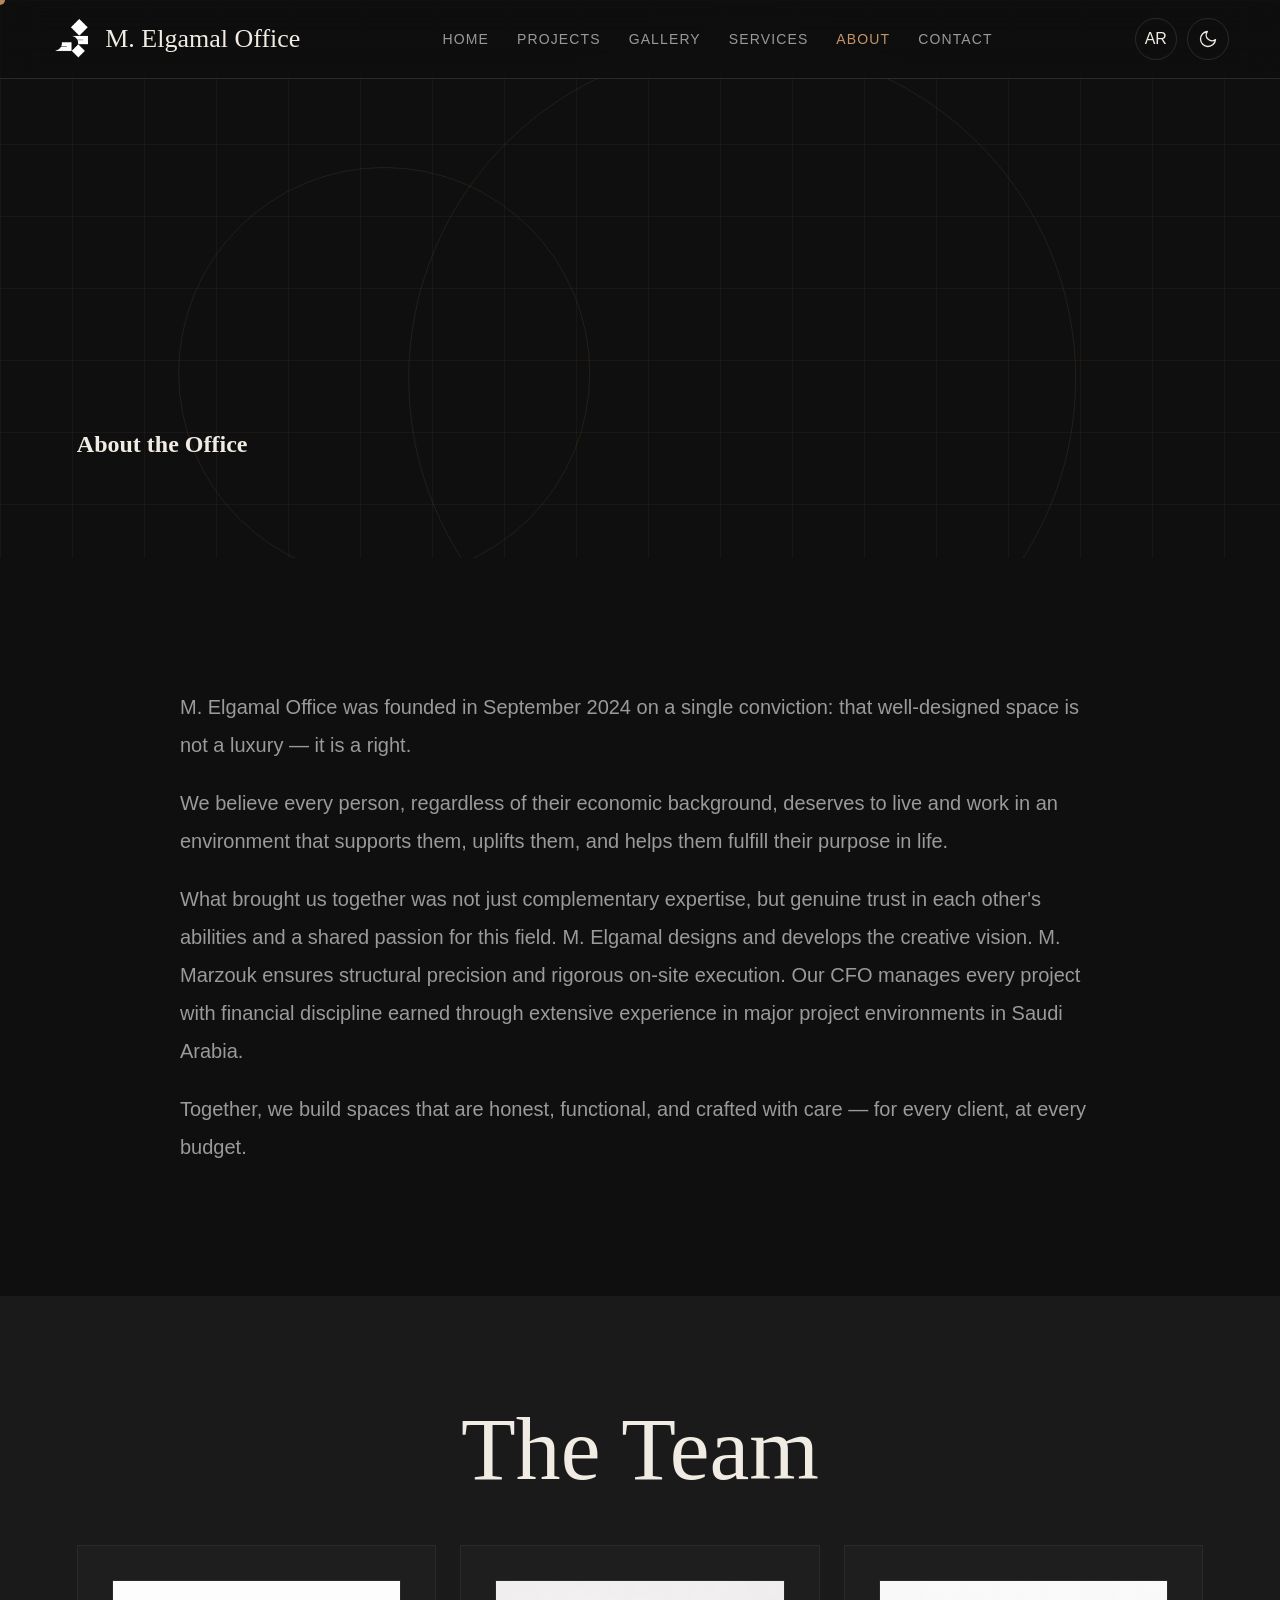
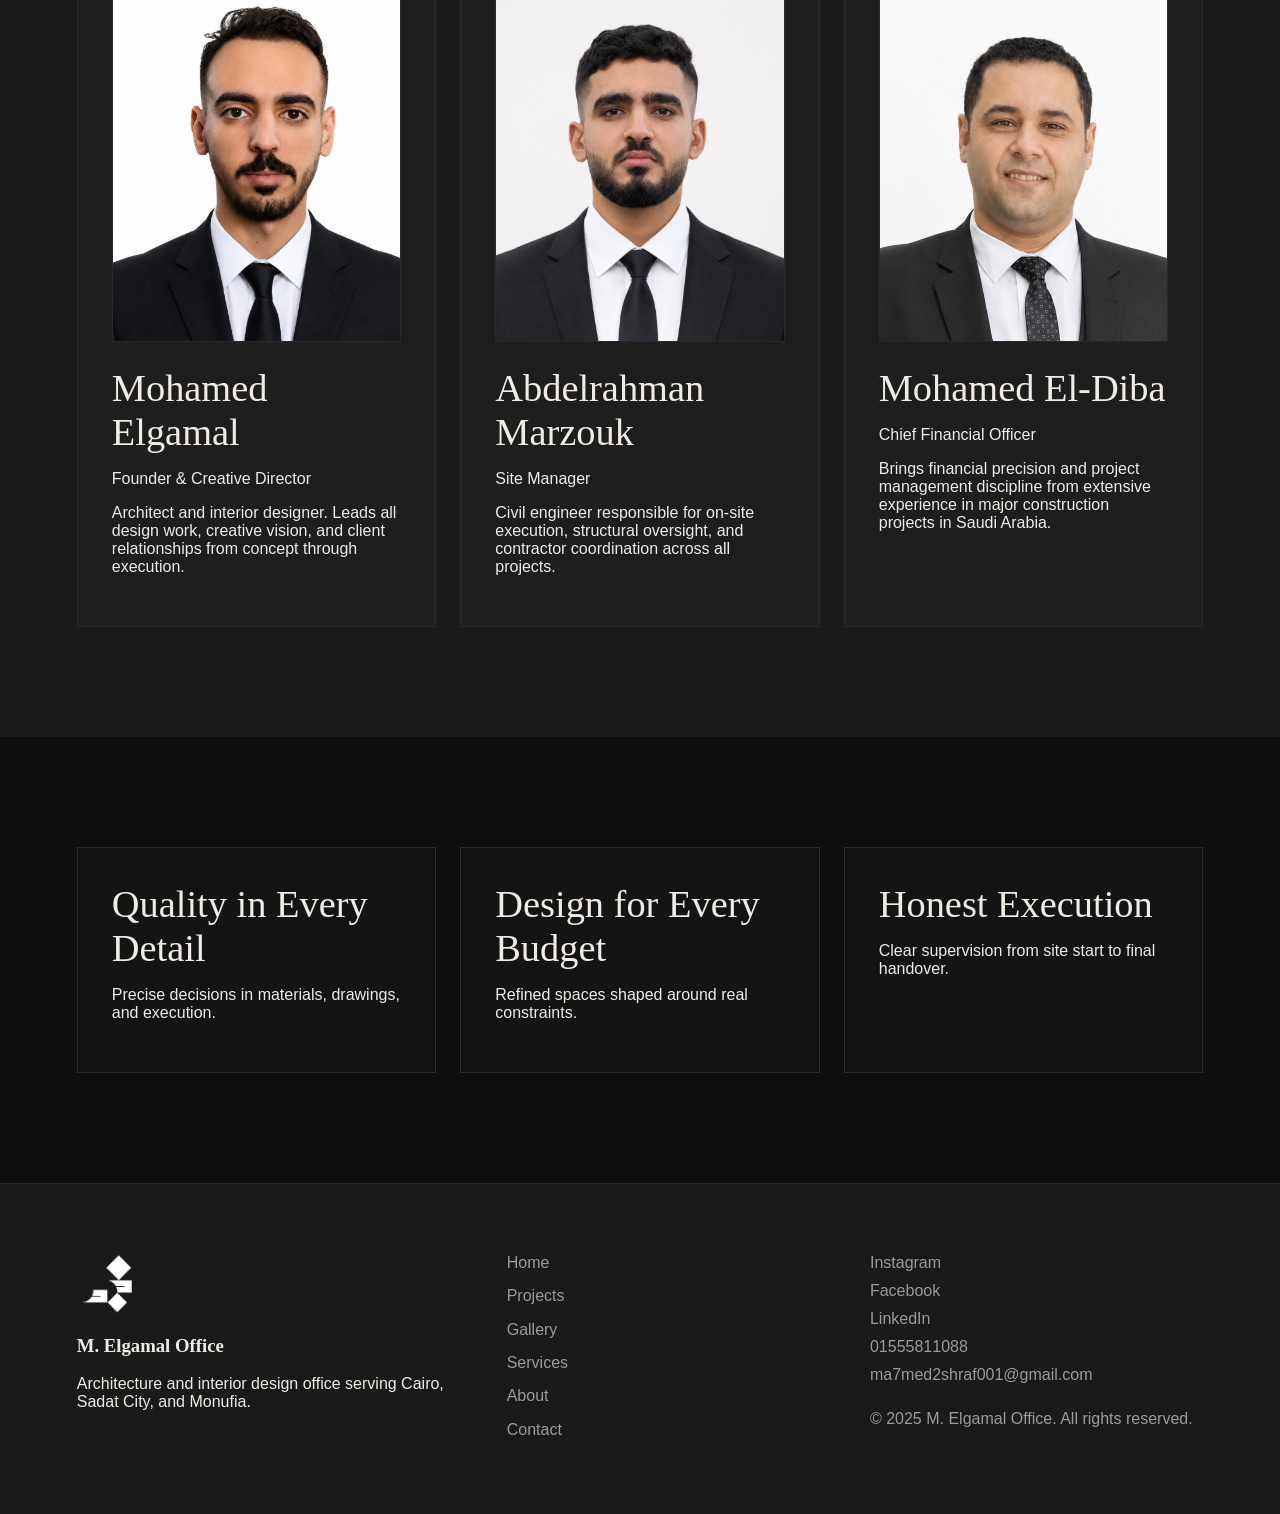
<file: about.html>
﻿<!doctype html>
<html lang='en' dir='ltr' data-theme='dark'>
<head><meta charset='utf-8'><meta name='viewport' content='width=device-width,initial-scale=1'><title>M. Elgamal Office</title><meta name="description" content="M. Elgamal Office is an architecture and interior design firm serving Cairo, Sadat City, and Monufia."><link rel='stylesheet' href='styles.css'></head>
<body data-page='about'>
<main><section class="page-hero needs-blueprint"><div class="content reveal"><h1 data-en="About the Office" data-ar="عن المكتب"></h1></div></section><section class="section"><div class="body-copy reveal"><p data-en="M. Elgamal Office was founded in September 2024 on a single conviction: that well-designed space is not a luxury — it is a right." data-ar="أُسس مكتب م. الجمال في سبتمبر ٢٠٢٤ على قناعة واحدة: أن الفراغ المصمم بشكل جيد ليس رفاهية — بل هو حق."></p><p data-en="We believe every person, regardless of their economic background, deserves to live and work in an environment that supports them, uplifts them, and helps them fulfill their purpose in life." data-ar="نؤمن بأن كل إنسان، بغض النظر عن مستواه الاقتصادي، يستحق أن يعيش ويعمل في بيئة تدعمه وترفعه وتساعده على أداء دوره في الحياة على أكمل وجه."></p><p data-en="What brought us together was not just complementary expertise, but genuine trust in each other's abilities and a shared passion for this field. M. Elgamal designs and develops the creative vision. M. Marzouk ensures structural precision and rigorous on-site execution. Our CFO manages every project with financial discipline earned through extensive experience in major project environments in Saudi Arabia." data-ar="ما جمعنا لم يكن مجرد تخصصات متكاملة، بل ثقة حقيقية في قدرات بعضنا وشغف مشترك بهذا المجال. م. الجمال يصمم ويطور الرؤية الإبداعية. م. مرزوق يضمن الدقة الإنشائية والتنفيذ المحكم على أرض الواقع. المدير المالي يدير كل مشروع بانضباط مالي مكتسب من خبرة واسعة في بيئة المشاريع الكبرى بالمملكة العربية السعودية."></p><p data-en="Together, we build spaces that are honest, functional, and crafted with care — for every client, at every budget." data-ar="معاً، نبني فراغات صادقة وعملية ومصنوعة بعناية — لكل عميل، وفي كل ميزانية."></p></div></section><section class="section alt"><div class="section-head reveal"><h2 data-en="The Team" data-ar="الفريق"></h2></div><div class="grid cols-3"><article class="team-card reveal"><img src="Members/Founder & CEO Mohamed Elgmal.png" alt="Mohamed Elgamal"><h3 data-en="Mohamed Elgamal" data-ar="محمد الجمال"></h3><p data-en="Founder & Creative Director" data-ar="المؤسس والمدير الإبداعي"></p><p data-en="Architect and interior designer. Leads all design work, creative vision, and client relationships from concept through execution." data-ar="مهندس معماري ومصمم داخلي. يقود جميع أعمال التصميم والرؤية الإبداعية وعلاقات العملاء من المفهوم حتى التنفيذ."></p></article><article class="team-card reveal"><img src="Members/Site Managers Abdelrahman Marzouk.png" alt="Abdelrahman Marzouk"><h3 data-en="Abdelrahman Marzouk" data-ar="عبدالرحمن مرزوق"></h3><p data-en="Site Manager" data-ar="مدير المواقع"></p><p data-en="Civil engineer responsible for on-site execution, structural oversight, and contractor coordination across all projects." data-ar="مهندس مدني مسؤول عن التنفيذ الميداني والإشراف الإنشائي وتنسيق المقاولين في جميع المشاريع."></p></article><article class="team-card reveal"><img src="Members/CFO Mohamed Elbada.png" alt="Mohamed El-Diba"><h3 data-en="Mohamed El-Diba" data-ar="محمد الديبه"></h3><p data-en="Chief Financial Officer" data-ar="المدير المالي"></p><p data-en="Brings financial precision and project management discipline from extensive experience in major construction projects in Saudi Arabia." data-ar="يُدخل الدقة المالية وانضباط إدارة المشاريع المكتسبين من خبرة واسعة في مشاريع الإنشاءات الكبرى بالمملكة العربية السعودية."></p></article></div></section><section class="section"><div class="grid cols-3"><article class="value-card reveal"><h3 data-en="Quality in Every Detail" data-ar="الجودة في كل تفصيلة"></h3><p data-en="Precise decisions in materials, drawings, and execution." data-ar="قرارات دقيقة في المواد والرسومات والتنفيذ."></p></article><article class="value-card reveal"><h3 data-en="Design for Every Budget" data-ar="تصميم لكل ميزانية"></h3><p data-en="Refined spaces shaped around real constraints." data-ar="فراغات راقية مصممة حول القيود الواقعية."></p></article><article class="value-card reveal"><h3 data-en="Honest Execution" data-ar="تنفيذ أمين"></h3><p data-en="Clear supervision from site start to final handover." data-ar="إشراف واضح من بداية الموقع حتى التسليم النهائي."></p></article></div></section></main>
<script src='main.js'></script>
</body>
</html>
</file>
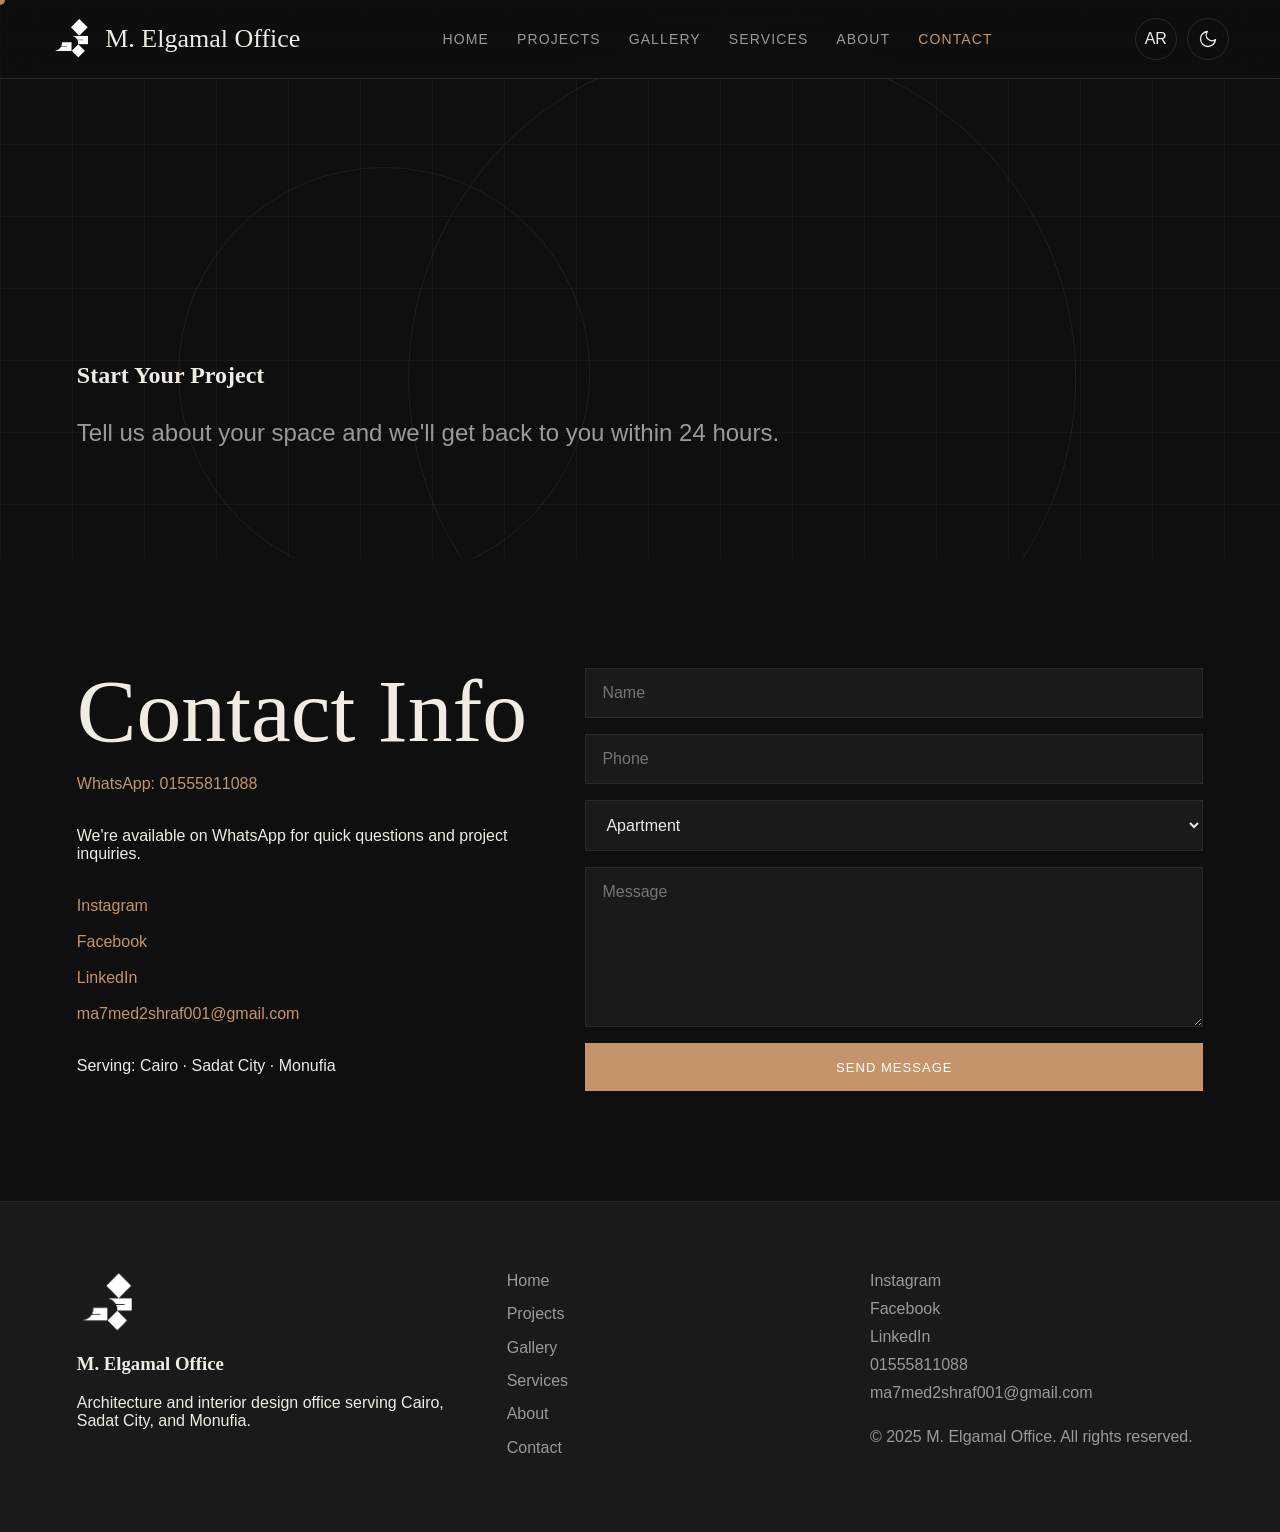
<file: contact.html>
﻿<!doctype html>
<html lang='en' dir='ltr' data-theme='dark'>
<head><meta charset='utf-8'><meta name='viewport' content='width=device-width,initial-scale=1'><title>M. Elgamal Office</title><meta name="description" content="M. Elgamal Office is an architecture and interior design firm serving Cairo, Sadat City, and Monufia."><link rel='stylesheet' href='styles.css'></head>
<body data-page='contact'>
<main><section class="page-hero needs-blueprint"><div class="content reveal"><h1 data-en="Start Your Project" data-ar="ابدأ مشروعك"></h1><p class="lead" data-en="Tell us about your space and we'll get back to you within 24 hours." data-ar="أخبرنا عن فراغك وسنتواصل معك خلال 24 ساعة."></p></div></section><section class="section"><div class="contact-layout reveal"><div><h2 data-en="Contact Info" data-ar="بيانات التواصل"></h2><div class="contact-list"><a href="https://wa.me/201555811088" target="_blank">WhatsApp: 01555811088</a><p data-en="We're available on WhatsApp for quick questions and project inquiries." data-ar="متاحون على واتساب للأسئلة السريعة واستفسارات المشاريع."></p><a href="https://www.instagram.com/ashraf_architect" target="_blank">Instagram</a><a href="https://www.facebook.com/share/1CDEyMN25B/" target="_blank">Facebook</a><a href="https://www.linkedin.com/in/mohammed-el-gamal-34937b297" target="_blank">LinkedIn</a><a href="mailto:ma7med2shraf001@gmail.com">ma7med2shraf001@gmail.com</a><p data-en="Serving: Cairo · Sadat City · Monufia" data-ar="نخدم: القاهرة · السادات · المنوفية"></p></div></div><div><form class="contact-form"><input required data-placeholder-en="Name" data-placeholder-ar="الاسم"><input required data-placeholder-en="Phone" data-placeholder-ar="رقم الهاتف"><select required><option data-en="Apartment" data-ar="شقة"></option><option data-en="Villa" data-ar="فيلا"></option><option data-en="Office" data-ar="مكتب"></option><option data-en="Commercial" data-ar="تجاري"></option><option data-en="Other" data-ar="أخرى"></option></select><textarea required data-placeholder-en="Message" data-placeholder-ar="الرسالة"></textarea><button class="btn primary" type="submit" data-en="Send Message" data-ar="إرسال"></button></form><p class="form-success" data-en="Message received. We'll contact you shortly." data-ar="تم استلام الرسالة. سنتواصل معك قريباً."></p></div></div></section></main>
<script src='main.js'></script>
</body>
</html>
</file>
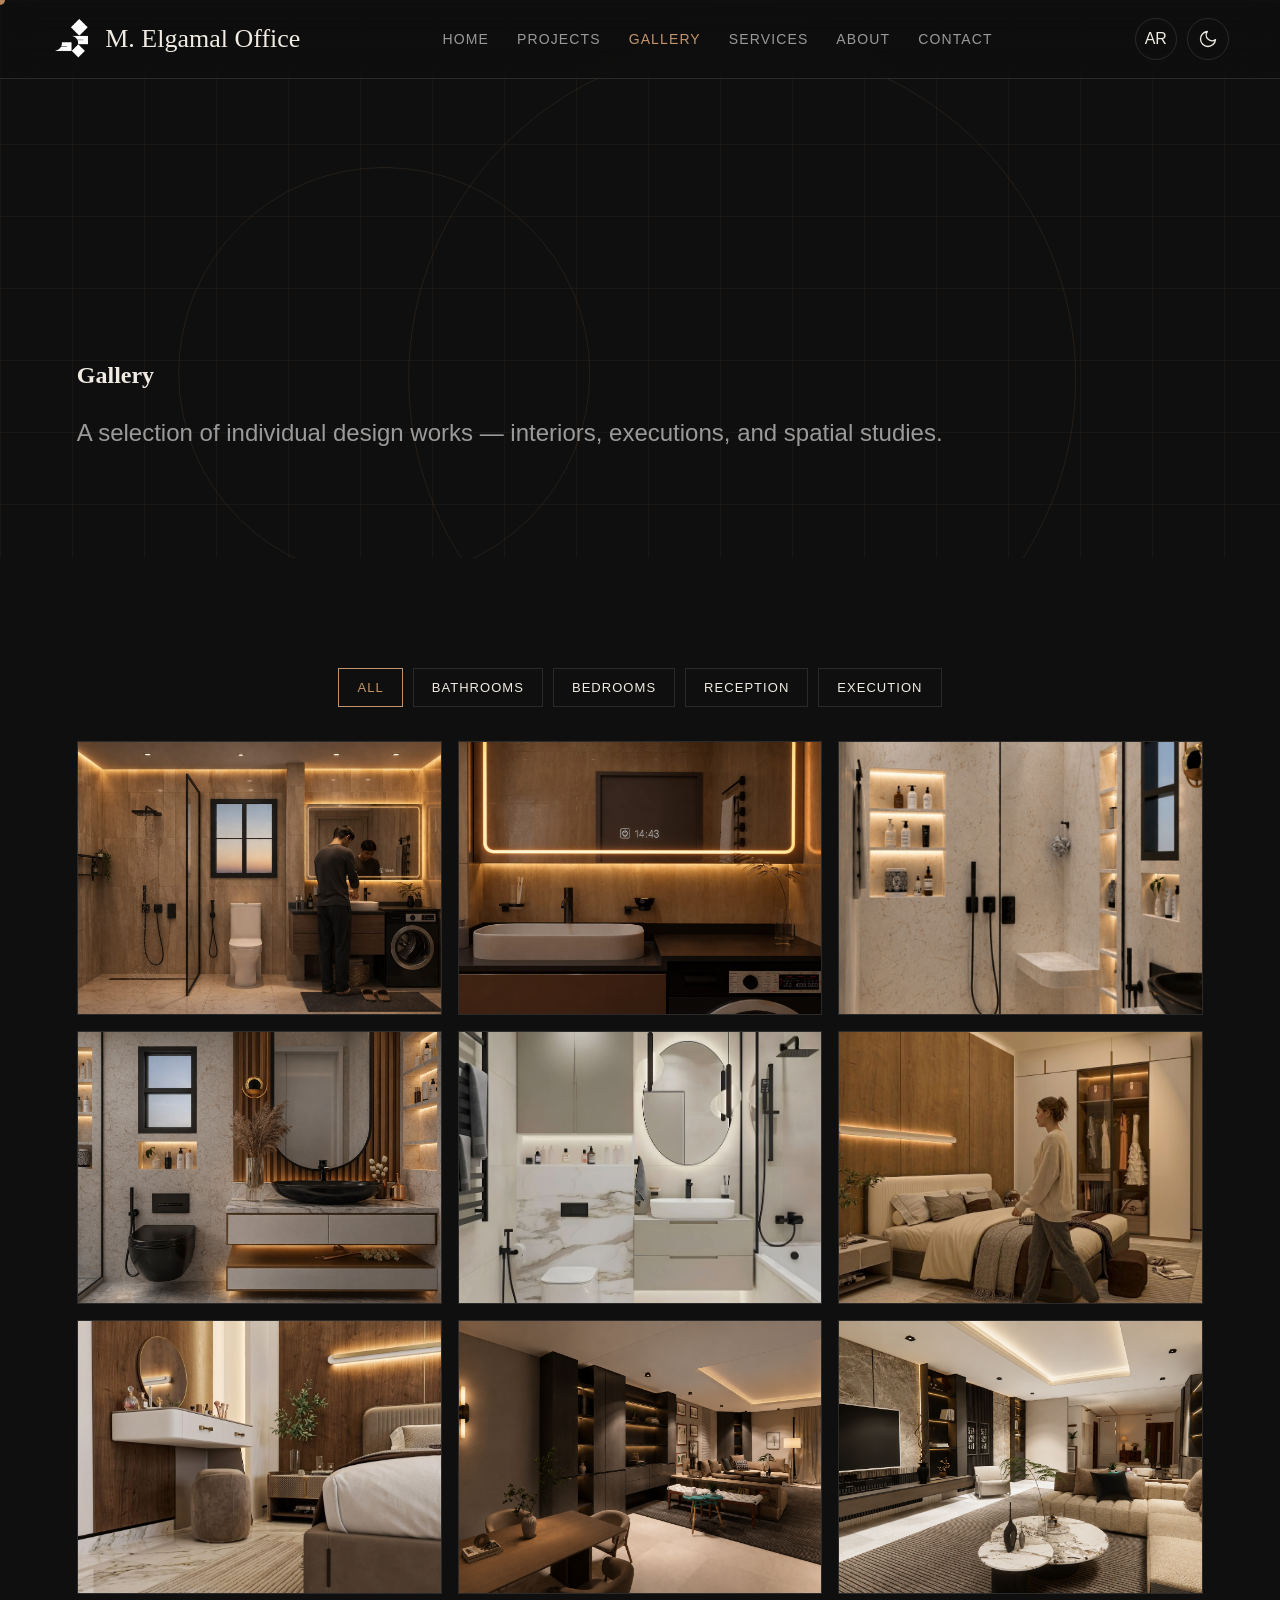
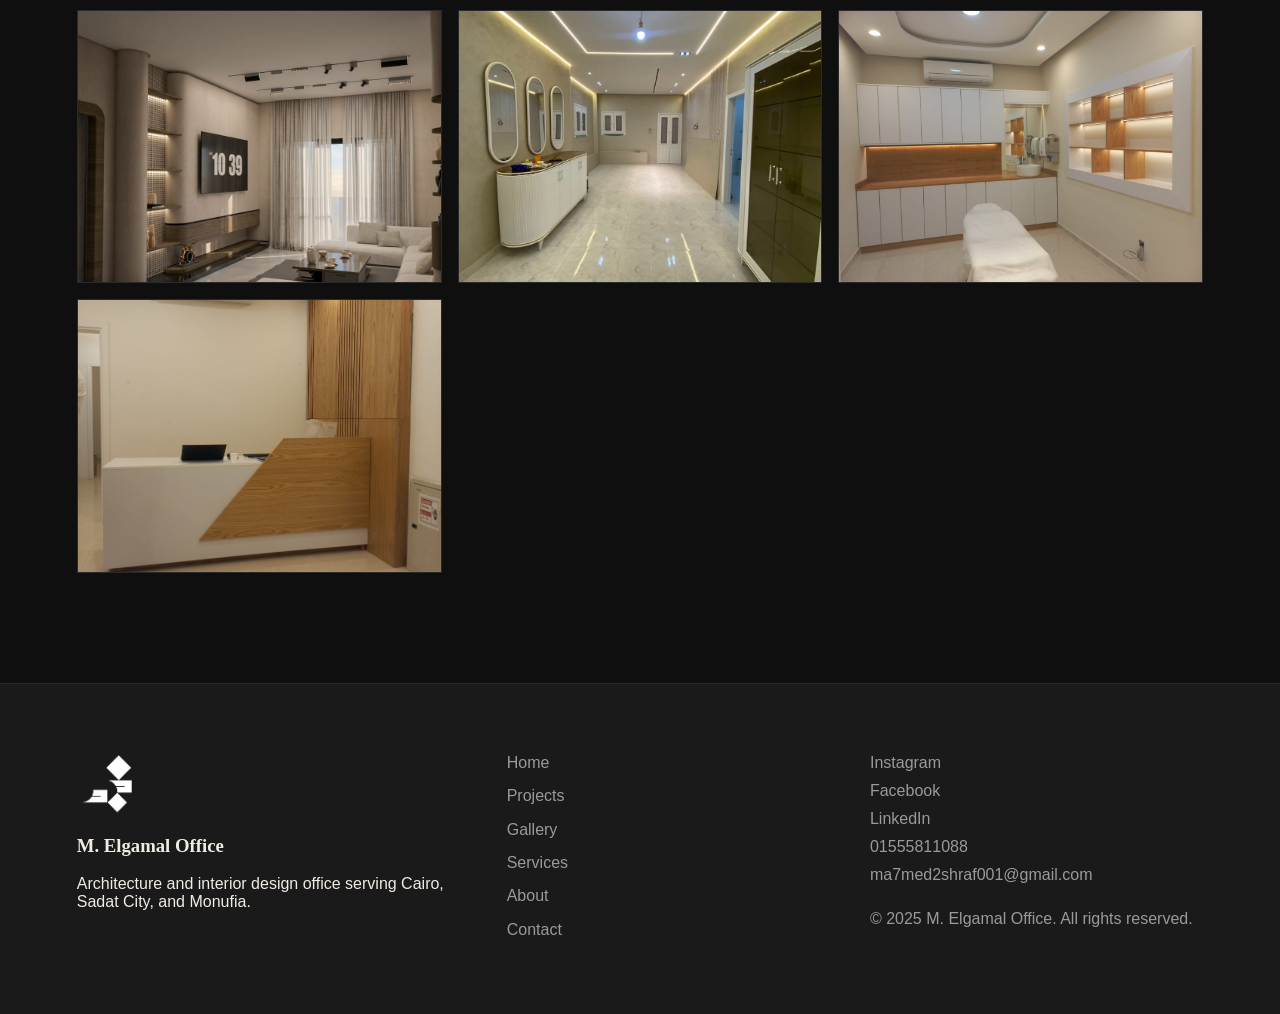
<file: gallery.html>
﻿<!doctype html>
<html lang='en' dir='ltr' data-theme='dark'>
<head><meta charset='utf-8'><meta name='viewport' content='width=device-width,initial-scale=1'><title>M. Elgamal Office</title><meta name="description" content="M. Elgamal Office is an architecture and interior design firm serving Cairo, Sadat City, and Monufia."><link rel='stylesheet' href='styles.css'></head>
<body data-page='gallery'>
<main><section class="page-hero needs-blueprint"><div class="content reveal"><h1 data-en="Gallery" data-ar="معرض الأعمال"></h1><p class="lead" data-en="A selection of individual design works — interiors, executions, and spatial studies." data-ar="مجموعة مختارة من أعمالنا الفردية — تصاميم داخلية، تنفيذات، ودراسات فراغية."></p></div></section><section class="section"><div class="filter-bar reveal"><button class="filter-btn active" data-filter="all" data-en="All" data-ar="الكل"></button><button class="filter-btn" data-filter="bathrooms" data-en="Bathrooms" data-ar="حمامات"></button><button class="filter-btn" data-filter="bedrooms" data-en="Bedrooms" data-ar="غرف نوم"></button><button class="filter-btn" data-filter="reception" data-en="Reception" data-ar="استقبال"></button><button class="filter-btn" data-filter="execution" data-en="Execution" data-ar="تنفيذ"></button></div><div class="gallery-grid reveal"><div class="gallery-item" data-category="bathrooms"><img src="Interior designs/bathroom 00.jpeg" alt="Bathroom"></div><div class="gallery-item" data-category="bathrooms"><img src="Interior designs/bathroom 01.jpeg" alt="Bathroom"></div><div class="gallery-item" data-category="bathrooms"><img src="Interior designs/bathroom 02.jpeg" alt="Bathroom"></div><div class="gallery-item" data-category="bathrooms"><img src="Interior designs/bathroom 03.jpeg" alt="Bathroom"></div><div class="gallery-item" data-category="bathrooms execution"><img src="Executaion/Bathroom.jpeg" alt="Bathroom execution"></div><div class="gallery-item" data-category="bedrooms"><img src="Interior designs/Bedroom 00.jpeg" alt="Bedroom"></div><div class="gallery-item" data-category="bedrooms"><img src="Interior designs/Bedroom 01.jpeg" alt="Bedroom"></div><div class="gallery-item" data-category="reception"><img src="Interior designs/Reception 00.png" alt="Reception"></div><div class="gallery-item" data-category="reception"><img src="Interior designs/Reception 01.png" alt="Reception"></div><div class="gallery-item" data-category="reception"><img src="Interior designs/Reception.jpeg" alt="Reception"></div><div class="gallery-item" data-category="reception execution"><img src="Executaion/Reception.jpeg" alt="Reception execution"></div><div class="gallery-item" data-category="execution"><img src="Executaion/Dental clinic.jpeg" alt="Dental clinic"></div><div class="gallery-item" data-category="execution"><img src="Executaion/Dental clinic 2.jpeg" alt="Dental clinic"></div></div></section></main>
<script src='main.js'></script>
</body>
</html>
</file>
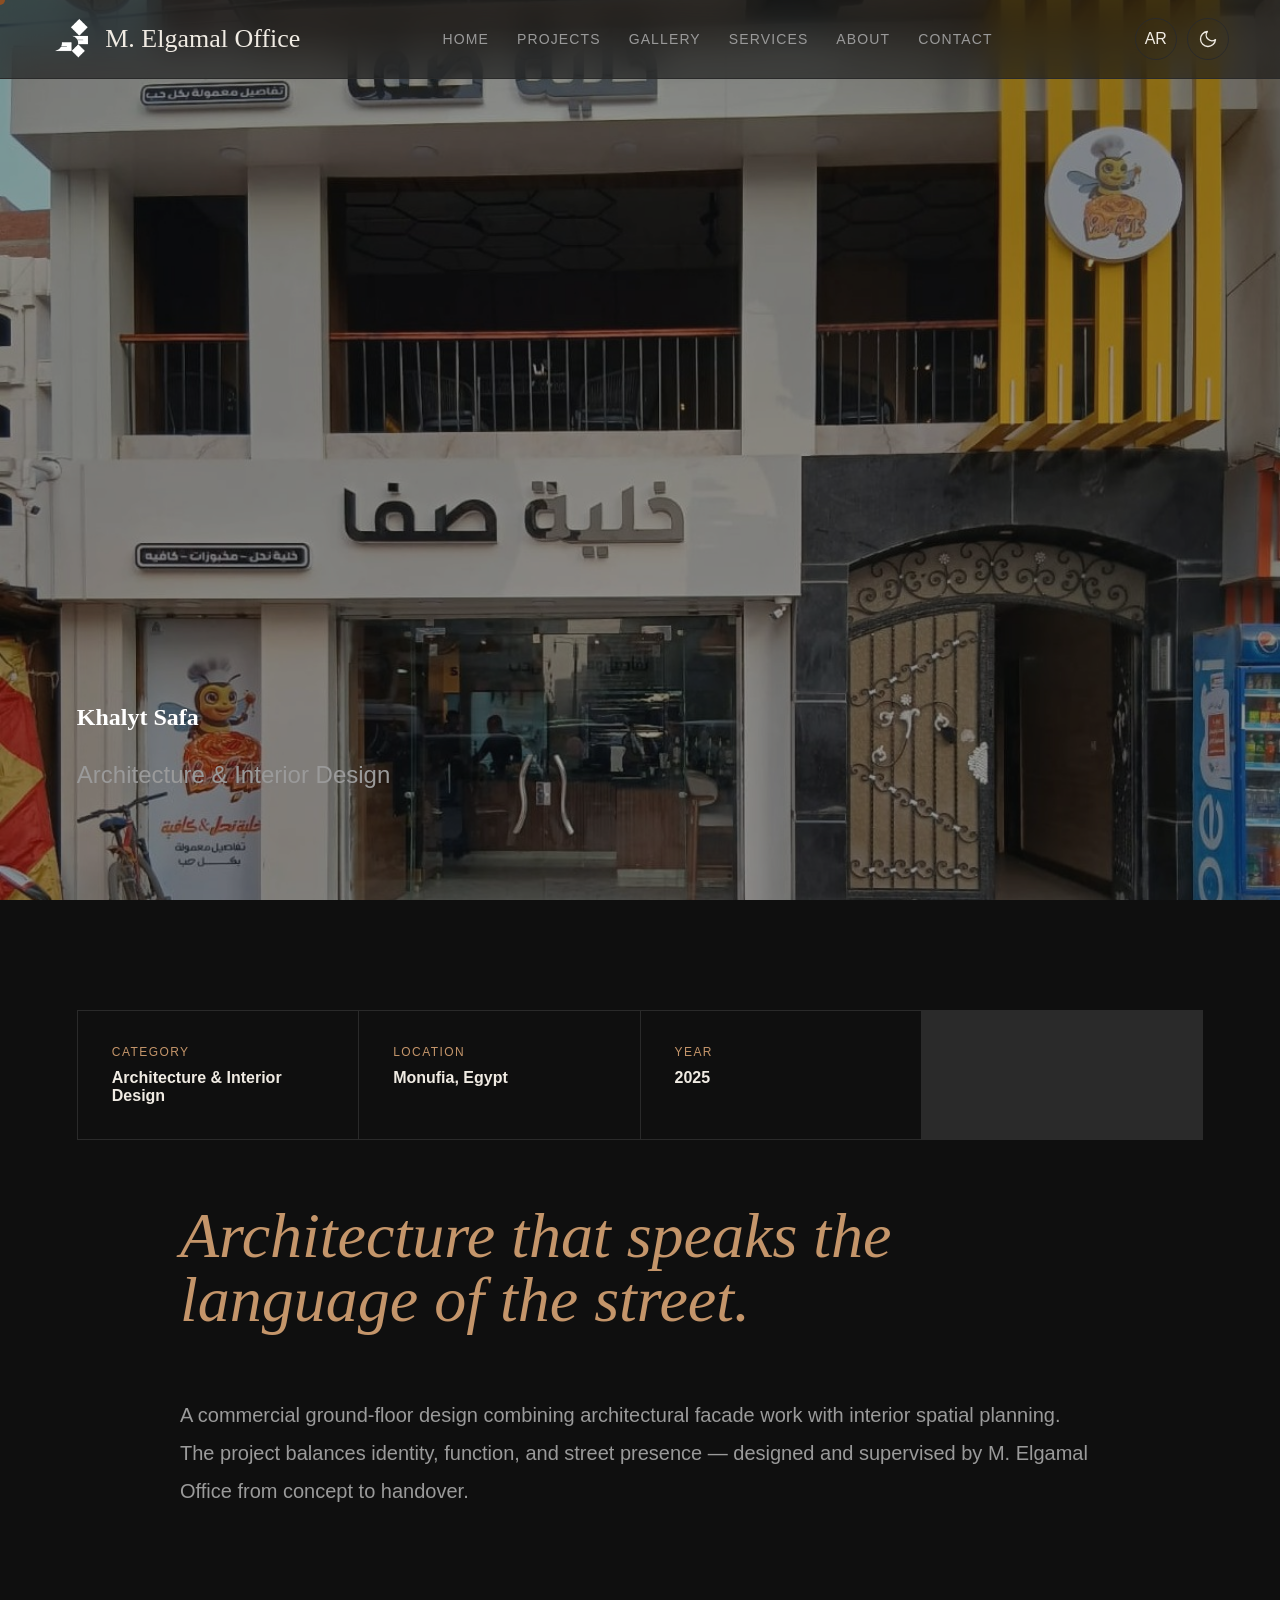
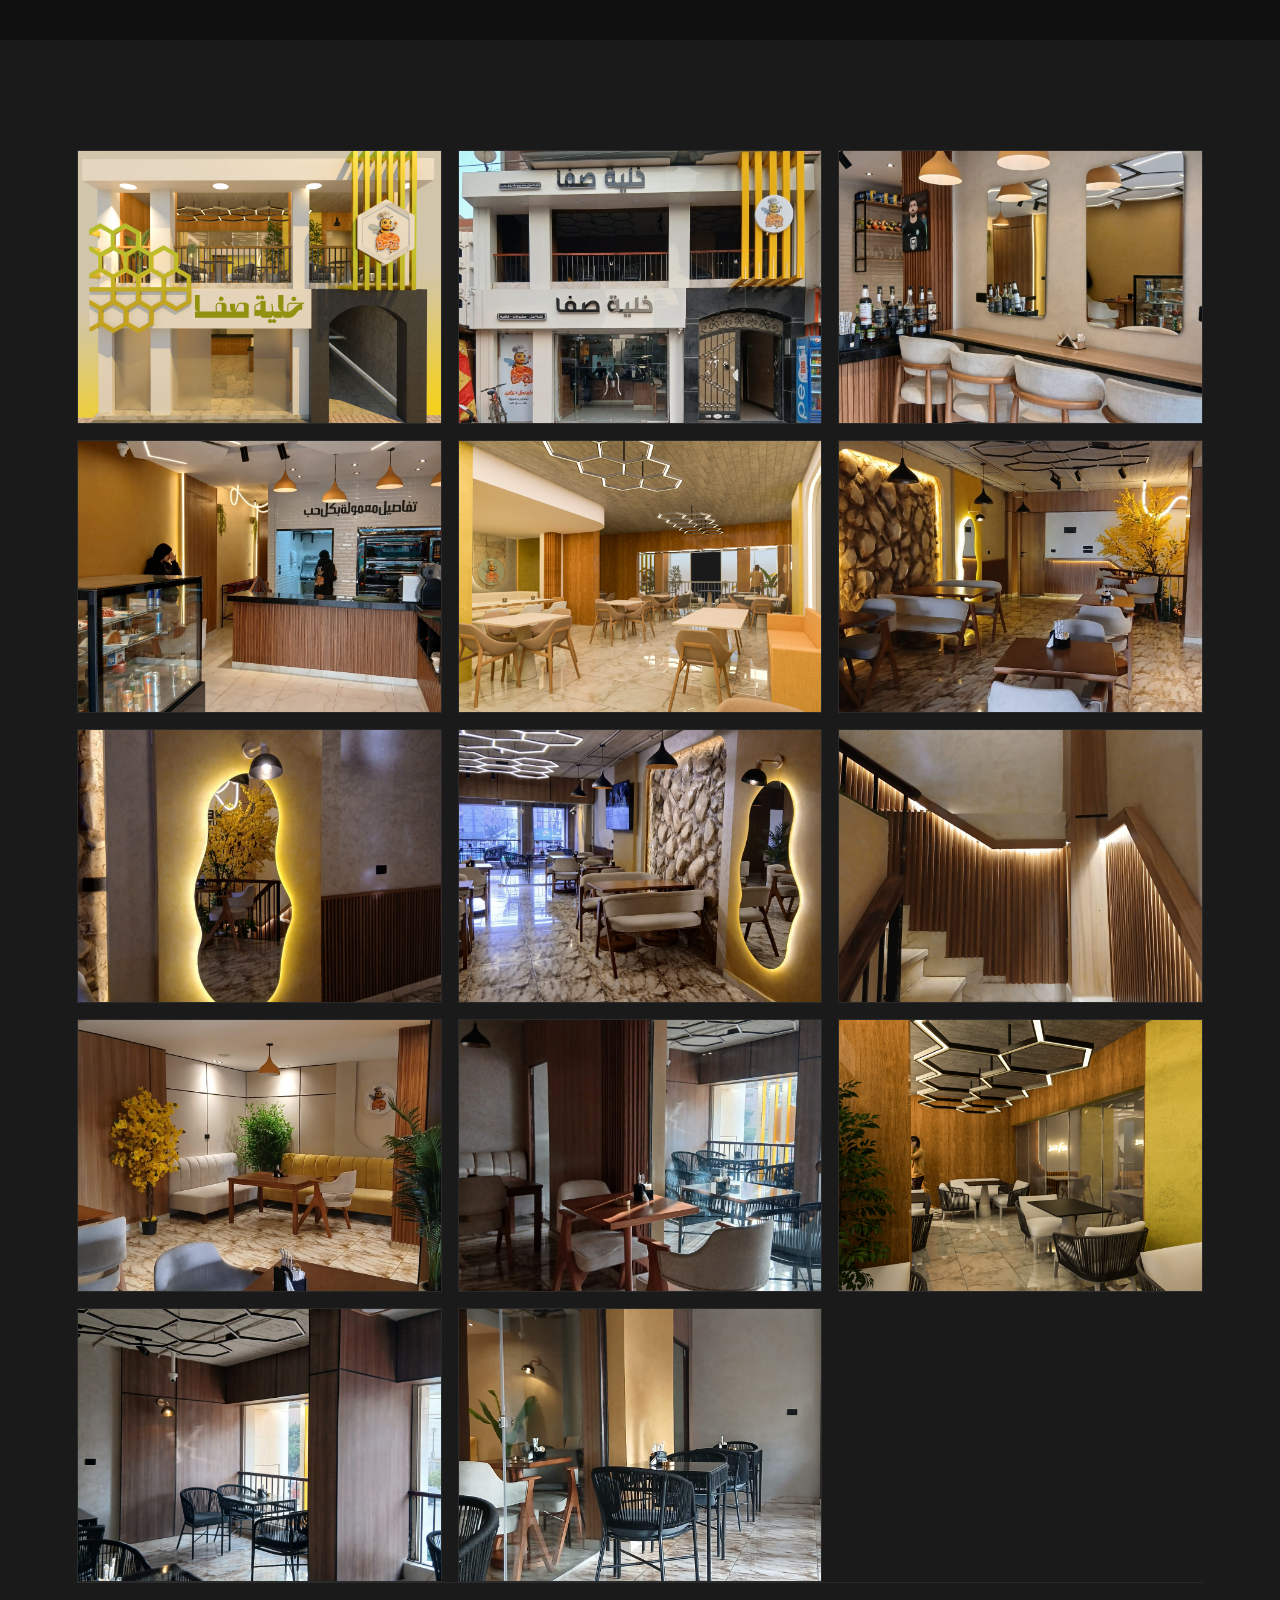
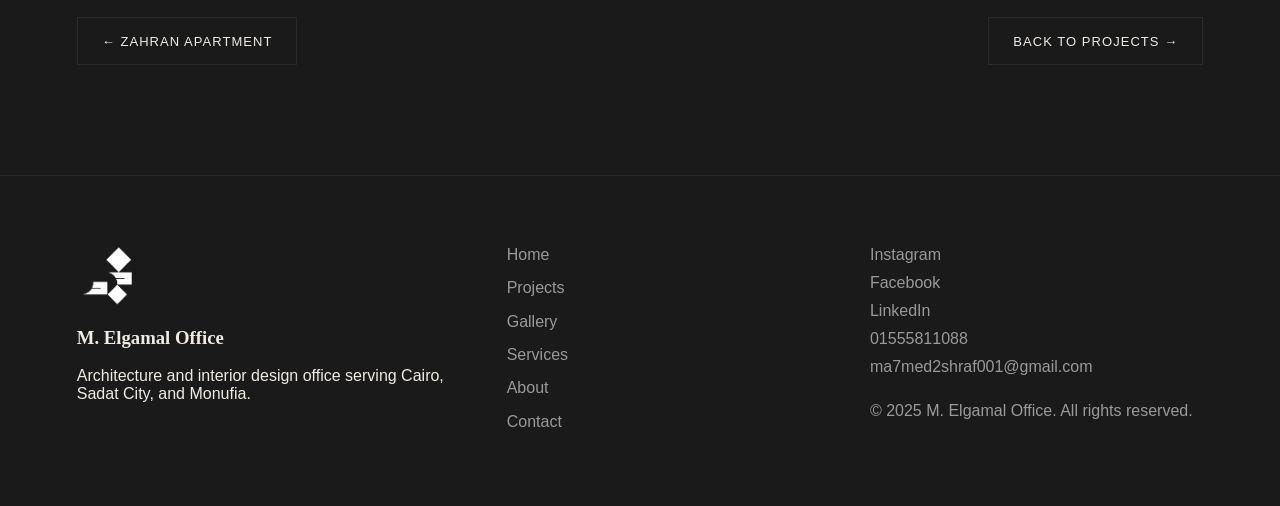
<file: project-safa.html>
﻿<!doctype html>
<html lang='en' dir='ltr' data-theme='dark'>
<head><meta charset='utf-8'><meta name='viewport' content='width=device-width,initial-scale=1'><title>M. Elgamal Office</title><meta name="description" content="M. Elgamal Office is an architecture and interior design firm serving Cairo, Sadat City, and Monufia."><link rel='stylesheet' href='styles.css'></head>
<body data-page='project-safa'>
<main><section class="page-hero project-hero"><img src="khalyt Safa 2025/REAL ELEVATION.jpg" alt="Khalyt Safa"><div class="content reveal"><h1 data-en="Khalyt Safa" data-ar="خليج صفا"></h1><p class="lead" data-en="Architecture & Interior Design" data-ar="تصميم معماري وداخلي"></p></div></section><section class="section"><div class="info-bar reveal"><div class="info-card"><span data-en="Category" data-ar="الفئة"></span><strong data-en="Architecture & Interior Design" data-ar="تصميم معماري وداخلي"></strong></div><div class="info-card"><span data-en="Location" data-ar="الموقع"></span><strong data-en="Monufia, Egypt" data-ar="المنوفية، مصر"></strong></div><div class="info-card"><span data-en="Year" data-ar="السنة"></span><strong data-en="2025" data-ar="٢٠٢٥"></strong></div></div><div class="body-copy reveal"><p class="quote" data-en="Architecture that speaks the language of the street." data-ar="عمارة تتحدث بلغة الشارع."></p><p data-en="A commercial ground-floor design combining architectural facade work with interior spatial planning. The project balances identity, function, and street presence — designed and supervised by M. Elgamal Office from concept to handover." data-ar="تصميم للطابق الأرضي التجاري يجمع بين العمل على الواجهة المعمارية والتخطيط الداخلي للفراغات. يوازن المشروع بين الهوية والوظيفة والحضور في الشارع."></p></div></section><section class="section alt"><div class="gallery-grid reveal"><div class='gallery-item' data-lightbox><img src='khalyt Safa 2025/ELEVATION.jpg' alt='Khalyt Safa'></div>
<div class='gallery-item' data-lightbox><img src='khalyt Safa 2025/REAL ELEVATION.jpg' alt='Khalyt Safa'></div>
<div class='gallery-item' data-lightbox><img src='khalyt Safa 2025/ENTRANCE.jpg' alt='Khalyt Safa'></div>
<div class='gallery-item' data-lightbox><img src='khalyt Safa 2025/RECEPTION.jpg' alt='Khalyt Safa'></div>
<div class='gallery-item' data-lightbox><img src='khalyt Safa 2025/SALA DESIGN.png' alt='Khalyt Safa'></div>
<div class='gallery-item' data-lightbox><img src='khalyt Safa 2025/SALA.jpg' alt='Khalyt Safa'></div>
<div class='gallery-item' data-lightbox><img src='khalyt Safa 2025/SALA02.jpg' alt='Khalyt Safa'></div>
<div class='gallery-item' data-lightbox><img src='khalyt Safa 2025/SALA03.jpg' alt='Khalyt Safa'></div>
<div class='gallery-item' data-lightbox><img src='khalyt Safa 2025/STAIRS.jpg' alt='Khalyt Safa'></div>
<div class='gallery-item' data-lightbox><img src='khalyt Safa 2025/VIP.jpg' alt='Khalyt Safa'></div>
<div class='gallery-item' data-lightbox><img src='khalyt Safa 2025/terrace01.jpg' alt='Khalyt Safa'></div>
<div class='gallery-item' data-lightbox><img src='khalyt Safa 2025/terrace02.png' alt='Khalyt Safa'></div>
<div class='gallery-item' data-lightbox><img src='khalyt Safa 2025/terrace03.jpg' alt='Khalyt Safa'></div>
<div class='gallery-item' data-lightbox><img src='khalyt Safa 2025/terrace04.jpg' alt='Khalyt Safa'></div></div><div class="project-nav"><a class="btn secondary" href="project-zahran.html" data-en="← Zahran Apartment" data-ar="→ شقة زهران"></a><a class="btn secondary" href="projects.html" data-en="Back to Projects →" data-ar="العودة للمشاريع ←"></a></div></section></main>
<script src='main.js'></script>
</body>
</html>
</file>
<file: styles.css>
﻿@font-face{font-family:'Panorama Naskh';src:url('fonts/PanoramaNaskhMobile-Regular.otf') format('opentype');font-weight:400;font-style:normal;font-display:swap}
@import url('https://fonts.googleapis.com/css2?family=Cormorant+Garamond:ital,wght@0,300;0,400;0,600;1,300;1,400;1,600&family=Jost:wght@300;400;500&family=Noto+Sans+Arabic:wght@300;400;500;600&display=swap');
:root{--bg:#F5F0EB;--bg-secondary:#E8E1D8;--text-primary:#1A1A1A;--text-secondary:#5A5A5A;--accent:#A07850;--accent-hover:#7A5C38;--border:#CFC3B4;--shadow:0 24px 80px rgba(26,26,26,.12);--transition:all .45s cubic-bezier(.4,0,.2,1)}[data-theme=dark]{--bg:#0F0F0F;--bg-secondary:#1A1A1A;--text-primary:#F0EBE3;--text-secondary:#9A9A9A;--accent:#C4956A;--accent-hover:#D4A57A;--border:#2A2A2A;--shadow:0 24px 80px rgba(0,0,0,.40)}*{box-sizing:border-box}html{scroll-behavior:smooth}body{margin:0;background:var(--bg);color:var(--text-primary);font-family:Jost,Arial,sans-serif;font-weight:300;transition:var(--transition);overflow-x:hidden}html[dir=rtl],html[dir=rtl] body{font-family:'Panorama Naskh',Jost,sans-serif}a{color:inherit;text-decoration:none}img{display:block;max-width:100%}button,input,select,textarea{font:inherit}.font-display,h1,h2,h3,.brand-name,.quote{font-family:'Cormorant Garamond',serif}html[dir=rtl] h1,html[dir=rtl] h2,html[dir=rtl] h3,html[dir=rtl] .brand-name{font-family:'Panorama Naskh','Cormorant Garamond',serif}.site-loader{position:fixed;inset:0;z-index:9999;display:grid;place-items:center;background:var(--bg);transition:opacity .3s ease,visibility .3s ease}.site-loader.hidden,.site-loader.is-hidden{opacity:0;visibility:hidden}.loader-logo{width:112px;animation:pulse 1.2s ease-in-out infinite alternate}.cursor-dot{position:fixed;width:10px;height:10px;border-radius:50%;background:var(--accent);left:0;top:0;z-index:10000;pointer-events:none;mix-blend-mode:difference;transform:translate(-50%,-50%);transition:width .2s,height .2s}.page-transitioning{opacity:.15}.blueprint-canvas{position:absolute;inset:0;overflow:hidden;pointer-events:none;opacity:.42;background-image:linear-gradient(rgba(160,120,80,.18) 1px,transparent 1px),linear-gradient(90deg,rgba(160,120,80,.18) 1px,transparent 1px);background-size:72px 72px;animation:gridMove 22s linear infinite}.blueprint-canvas:before,.blueprint-canvas:after{content:"";position:absolute;border:1px solid rgba(196,149,106,.28);border-radius:50%;width:52vw;height:52vw;min-width:420px;min-height:420px;top:8%;left:58%;transform:translateX(-50%);animation:spin 28s linear infinite}.blueprint-canvas:after{width:32vw;height:32vw;min-width:260px;min-height:260px;top:30%;left:30%;animation-duration:38s;animation-direction:reverse}.site-header{position:fixed;top:0;left:0;right:0;z-index:1000;padding:18px clamp(18px,4vw,54px);display:flex;align-items:center;justify-content:space-between;background:rgba(15,15,15,.58);backdrop-filter:blur(18px);border-bottom:1px solid var(--border);transition:var(--transition)}[data-theme=light] .site-header{background:rgba(245,240,235,.72)}.brand{display:flex;align-items:center;gap:12px}.brand img{width:42px;height:42px;object-fit:contain}.brand-name{font-size:26px;font-weight:400;white-space:nowrap;max-width:220px;overflow:hidden;text-overflow:ellipsis}.nav-links{display:flex;align-items:center;gap:28px;color:var(--text-secondary);font-size:14px;text-transform:uppercase;letter-spacing:.08em}.nav-links a.active,.nav-links a:hover{color:var(--accent)}.nav-actions{display:flex;align-items:center;gap:10px}.icon-btn,.filter-btn,.btn{border:1px solid var(--border);background:transparent;color:var(--text-primary);cursor:pointer;transition:var(--transition)}.icon-btn{width:42px;height:42px;display:grid;place-items:center;border-radius:50%}.icon-btn:hover,.filter-btn:hover,.filter-btn.active{border-color:var(--accent);color:var(--accent)}.theme-toggle .icon-sun,.theme-toggle .icon-moon{display:block}.theme-toggle .icon-moon{display:none}[data-theme=dark] .theme-toggle .icon-sun{display:none}[data-theme=dark] .theme-toggle .icon-moon{display:block}.hamburger{display:none}.btn{display:inline-flex;align-items:center;justify-content:center;min-height:48px;padding:13px 24px;border-radius:0;text-transform:uppercase;letter-spacing:.08em;font-size:13px;font-weight:400}.btn.primary{background:var(--accent);border-color:var(--accent);color:#fff}.btn.primary:hover{background:var(--accent-hover);border-color:var(--accent-hover)}.btn.secondary:hover{border-color:var(--accent);color:var(--accent)}main{min-height:80vh}.section{position:relative;padding:110px clamp(20px,6vw,90px)}.section.alt{background:var(--bg-secondary)}.section-head{max-width:850px;margin:0 auto 54px;text-align:center}.eyebrow{color:var(--accent);font-size:13px;letter-spacing:.16em;text-transform:uppercase;margin-bottom:16px}.section h1,.section h2{font-size:clamp(44px,7vw,92px);font-weight:300;line-height:.95;margin:0 0 22px}.section h3{font-size:clamp(28px,3vw,44px);font-weight:300;margin:0 0 16px}.lead{font-size:clamp(18px,2vw,24px);line-height:1.7;color:var(--text-secondary)}.hero{min-height:100vh;display:grid;place-items:center;text-align:center;padding:130px 20px 80px;position:relative;overflow:hidden}.hero-content{position:relative;z-index:2;max-width:980px;animation:rise .9s ease both}.hero-logo{width:clamp(140px,16vw,220px);margin:0 auto 26px;filter:drop-shadow(0 24px 60px rgba(0,0,0,.25))}.hero h1{font-size:clamp(38px,9vw,148px);font-weight:300;line-height:1.05;margin:0 auto;max-width:980px}.tagline{font-family:'Cormorant Garamond',serif;font-style:italic;font-size:clamp(28px,4vw,58px);color:var(--accent);margin:22px 0}.hero p{max-width:720px;margin:0 auto 34px}.cta-row{display:flex;gap:14px;justify-content:center;flex-wrap:wrap}.grid{display:grid;gap:24px}.grid.cols-3{grid-template-columns:repeat(3,1fr)}.grid.cols-2{grid-template-columns:repeat(2,1fr)}.service-card,.team-card,.value-card,.info-card{border:1px solid var(--border);background:rgba(255,255,255,.02);padding:34px;transition:var(--transition)}.service-card:hover,.project-card:hover,.team-card:hover{transform:translateY(-8px);box-shadow:var(--shadow)}.service-icon{width:46px;height:46px;color:var(--accent);margin-bottom:24px}.project-card{position:relative;overflow:hidden;border:1px solid var(--border);min-height:460px;background:#000;transition:var(--transition)}.project-card.large{min-height:520px}.project-card img{position:absolute;inset:0;width:100%;height:100%;object-fit:cover;opacity:.72;transition:transform .7s ease}.project-card:hover img{transform:scale(1.05)}.project-info{position:absolute;left:0;right:0;bottom:0;padding:34px;background:linear-gradient(transparent,rgba(0,0,0,.78));color:#fff}.project-info p{color:rgba(255,255,255,.74);line-height:1.7}.split{display:grid;grid-template-columns:.9fr 1.1fr;gap:clamp(34px,6vw,90px);align-items:center}.quote{font-size:clamp(38px,5vw,74px);font-style:italic;line-height:1;color:var(--accent)}.gallery-grid{display:grid;grid-template-columns:repeat(3,1fr);gap:16px}.gallery-item{position:relative;aspect-ratio:4/3;overflow:hidden;border:1px solid var(--border);background:var(--bg-secondary);cursor:pointer}.gallery-item img{width:100%;height:100%;object-fit:cover;transition:transform .55s ease}.gallery-item:hover img{transform:scale(1.06)}.filter-bar{display:flex;gap:10px;justify-content:center;flex-wrap:wrap;margin-bottom:34px}.filter-btn{padding:11px 18px;text-transform:uppercase;font-size:13px;letter-spacing:.08em}.banner{background:#111;color:#F0EBE3;text-align:center}.banner h2{color:#F0EBE3}.page-hero{min-height:62vh;display:grid;place-items:end start;padding:170px clamp(20px,6vw,90px) 80px;position:relative;overflow:hidden}.project-hero{min-height:100vh;color:#fff;background:#111}.project-hero>img{position:absolute;inset:0;width:100%;height:100%;object-fit:cover;opacity:.58}.project-hero .content{position:relative;z-index:2;max-width:900px}.info-bar{display:grid;grid-template-columns:repeat(4,1fr);gap:1px;background:var(--border);border:1px solid var(--border)}.info-card{background:var(--bg);border:0}.info-card span{display:block;color:var(--accent);font-size:12px;text-transform:uppercase;letter-spacing:.12em;margin-bottom:10px}.body-copy{max-width:920px;margin:auto;font-size:20px;line-height:1.9;color:var(--text-secondary)}.project-nav{display:flex;justify-content:space-between;gap:14px;border-top:1px solid var(--border);padding-top:34px}.service-row{display:grid;grid-template-columns:1fr 1fr;gap:48px;align-items:center;margin-bottom:80px}.service-row:nth-child(even) .service-image{order:2}.service-image{aspect-ratio:5/4;overflow:hidden;border:1px solid var(--border)}.service-image img{width:100%;height:100%;object-fit:cover}.check-list{padding:0;margin:24px 0 0;list-style:none;color:var(--text-secondary)}.check-list li{margin:9px 0}.contact-layout{display:grid;grid-template-columns:.85fr 1.15fr;gap:52px}.contact-list{display:grid;gap:18px}.contact-list a{color:var(--accent)}.contact-form{display:grid;gap:16px}.contact-form input,.contact-form select,.contact-form textarea{width:100%;border:1px solid var(--border);background:var(--bg-secondary);color:var(--text-primary);padding:15px 16px;outline:0}.contact-form textarea{min-height:160px;resize:vertical}.form-success{display:none;color:var(--accent);margin-top:12px}.team-card img{width:100%;aspect-ratio:4/5;object-fit:cover;margin-bottom:24px;border:1px solid var(--border)}.lightbox{position:fixed;inset:0;z-index:9000;background:rgba(0,0,0,.92);display:none;align-items:center;justify-content:center;padding:24px}.lightbox.open{display:flex}.lightbox img{max-width:92vw;max-height:86vh;object-fit:contain}.lightbox-close{position:absolute;top:24px;right:28px;color:#fff;background:transparent;border:0;font-size:34px;cursor:pointer}.site-footer{padding:70px clamp(20px,6vw,90px);background:var(--bg-secondary);border-top:1px solid var(--border)}.footer-grid{display:grid;grid-template-columns:1.2fr 1fr 1fr;gap:30px}.footer-logo{width:62px;margin-bottom:18px}.footer-links,.social-links{display:grid;gap:10px;color:var(--text-secondary)}.reveal{opacity:0;transform:translateY(34px);transition:opacity .8s ease,transform .8s ease}.reveal.visible{opacity:1;transform:none}@keyframes pulse{to{transform:scale(1.06);opacity:.72}}@keyframes rise{from{opacity:0;transform:translateY(34px)}to{opacity:1;transform:none}}@keyframes gridMove{to{background-position:72px 72px}}@keyframes spin{to{transform:translateX(-50%) rotate(360deg)}}@media(max-width:900px){.cursor-dot{display:none}.hamburger{display:grid}.nav-links{position:fixed;top:79px;left:0;right:0;background:var(--bg);border-bottom:1px solid var(--border);padding:24px;display:none;grid-template-columns:1fr;gap:18px}.nav-links.open{display:grid}.grid.cols-3,.grid.cols-2,.split,.service-row,.contact-layout,.footer-grid,.info-bar{grid-template-columns:1fr}.service-row:nth-child(even) .service-image{order:0}.gallery-grid{grid-template-columns:1fr 1fr}.project-card,.project-card.large{min-height:360px}.section{padding:84px 20px}.project-nav{flex-direction:column}.nav-actions{gap:6px}.brand-name{font-size:20px;max-width:160px}}@media(max-width:560px){.gallery-grid{grid-template-columns:1fr}.hero h1{font-size:clamp(34px,10vw,60px);line-height:1.1;margin-top:8px}.hero-logo{width:clamp(118px,34vw,150px);margin-bottom:20px}.tagline{font-size:clamp(25px,8vw,38px);margin-top:18px;margin-bottom:18px}.section h1,.section h2{font-size:46px}.page-hero{min-height:52vh}.btn{width:100%}.cta-row{width:100%}.site-header{padding:14px 16px}.brand img{width:36px;height:36px}.icon-btn{width:38px;height:38px}}


@media(max-width:480px){.hero{padding:112px 18px 64px}.hero h1{font-size:clamp(34px,10vw,52px);line-height:1.1;margin-top:8px}.hero-logo{margin-bottom:22px}.tagline{margin-top:18px}}
</file>
